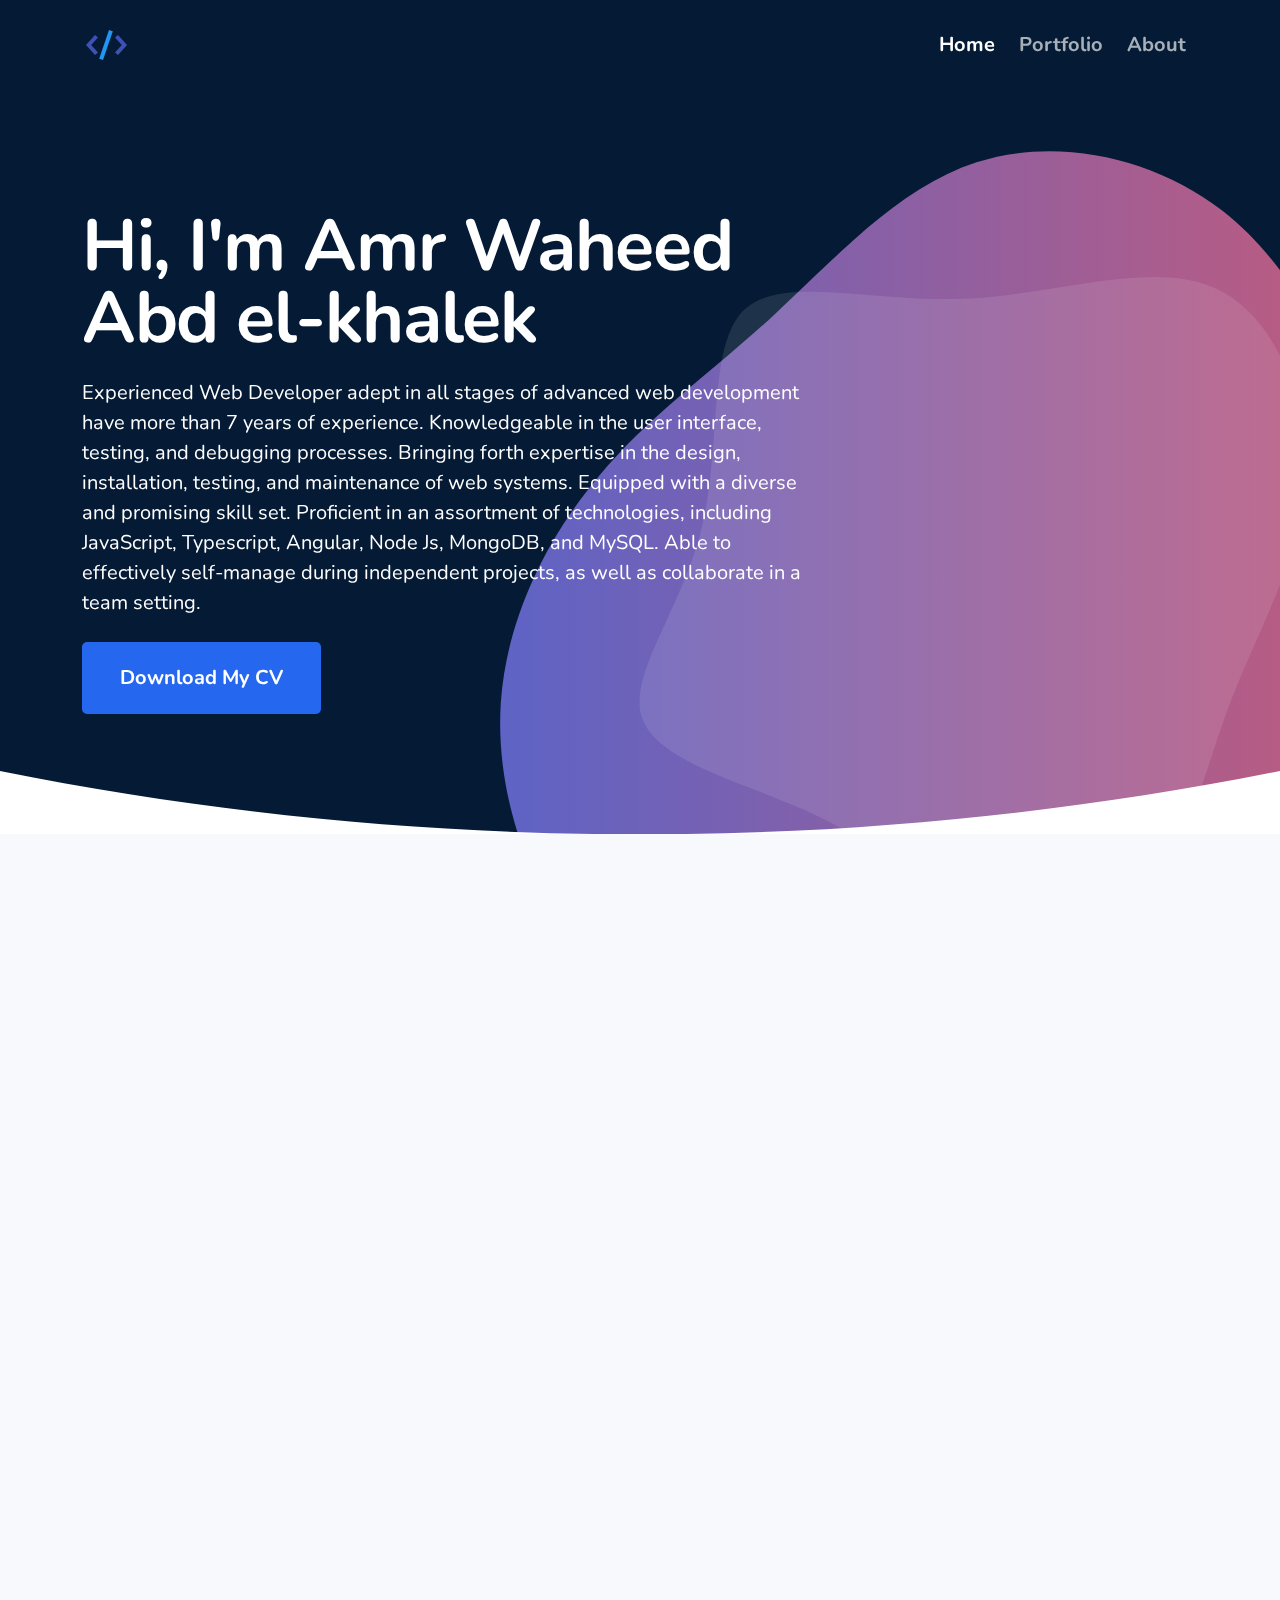
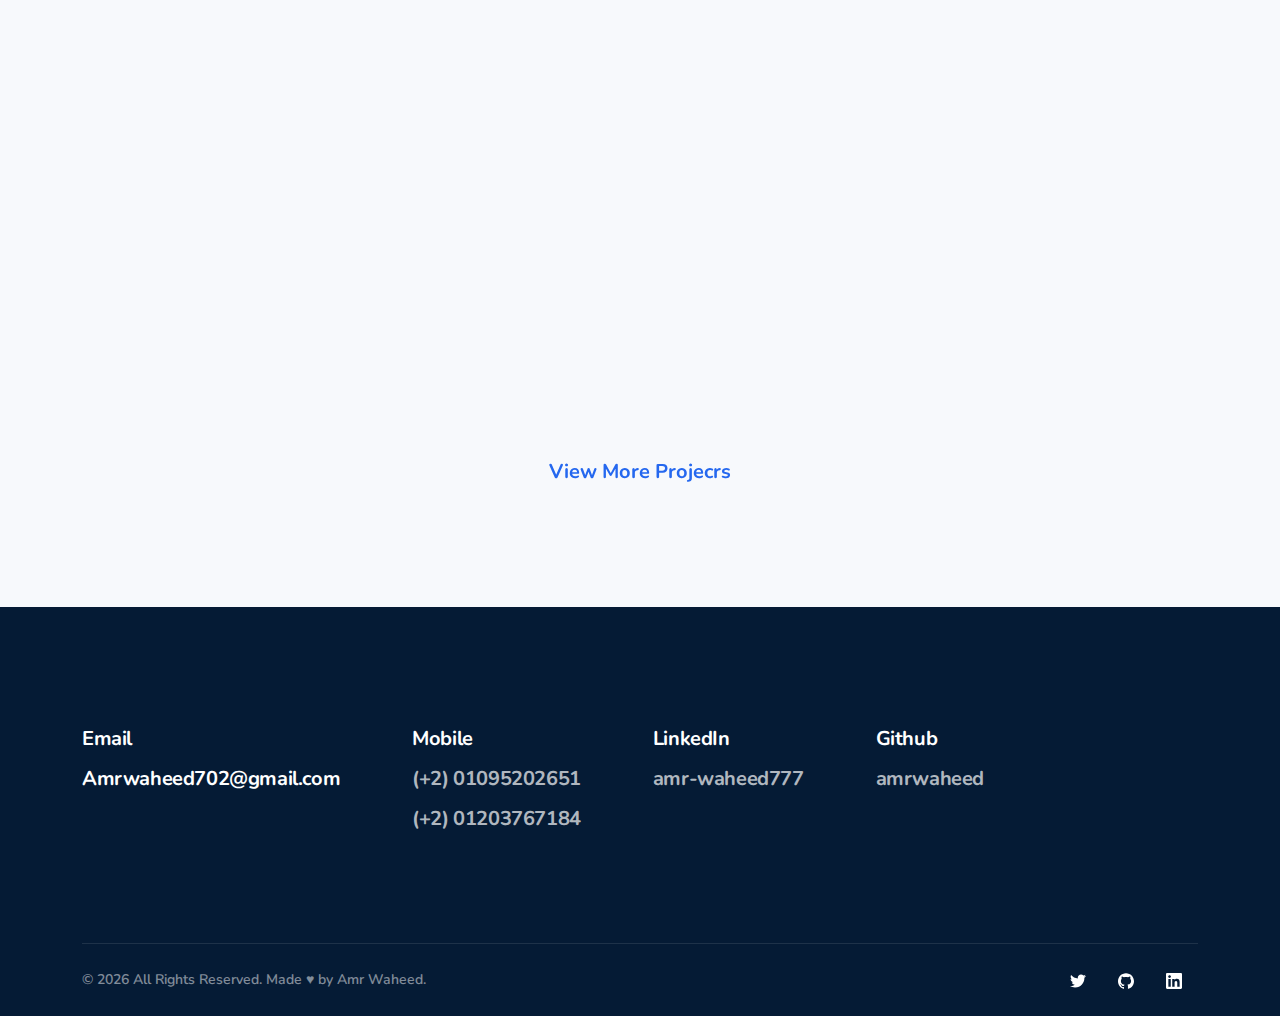
<file: index.html>
<!doctype html>
<html lang="en">

<head>
    <meta charset="utf-8">
    <title>Amr Waheed</title>
    <link rel="shortcut icon" href="assets/img/icons8-source-code-48.png">
    <meta name="viewport" content="width=device-width, initial-scale=1.0">
    <meta name="description" content="Amr waheed protfolio">
    <!-- Begin loading animation -->
    <link href="assets/css/loaders/loader-pulse.css" rel="stylesheet" type="text/css" media="all" />
    <!-- End loading animation -->
    <link href="assets/css/theme.css" rel="stylesheet" type="text/css" media="all" />
    <link href="https://fonts.googleapis.com/css?family=Nunito:400,400i,600,700&display=swap" rel="stylesheet">
    <link rel="stylesheet" href="https://cdnjs.cloudflare.com/ajax/libs/font-awesome/5.12.1/css/all.min.css" integrity="sha256-mmgLkCYLUQbXn0B1SRqzHar6dCnv9oZFPEC1g1cwlkk=" crossorigin="anonymous" />
</head>

<body>
    <!-- Loader spinner -->
    <div class="loader">
        <div class="loading-animation"></div>
    </div>
    <!-- Start NavBar -->
    <div class="navbar-container bg-primary-3">
        <nav class="navbar navbar-expand-lg navbar-dark" data-sticky="top">
            <div class="container">
                <a class="navbar-brand navbar-brand-dynamic-color fade-page" href="index2.html">
                    <img alt="Jumpstart" src="assets/img/icons8-source-code-48.png">
                </a>
                <div class="d-flex align-items-center order-lg-3">

                    <button aria-expanded="false" aria-label="Toggle navigation" class="navbar-toggler" data-target=".navbar-collapse" data-toggle="collapse" type="button">
            <img alt="Navbar Toggler Open Icon" class="navbar-toggler-open icon icon-sm" data-inject-svg
              src="assets/img/icons/interface/icon-menu.svg">
            <img alt="Navbar Toggler Close Icon" class="navbar-toggler-close icon icon-sm" data-inject-svg
              src="assets/img/icons/interface/icon-x.svg">
          </button>
                </div>
                <div class="collapse navbar-collapse order-3 order-lg-2 justify-content-lg-end" id="navigation-menu">
                    <ul class="navbar-nav my-3 my-lg-0">
                        <li class="nav-item action">
                            <a class=" nav-link nav-item active" href="index.html">Home</a>
                        </li>
                        <li class="nav-item">
                            <a class=" nav-link nav-item " href="works.html">Portfolio</a>
                        </li>
                        <li class="nav-item">
                            <a class=" nav-link nav-item " href="about.html">About</a>
                        </li>

                    </ul>
                </div>
            </div>
        </nav>
    </div>
    <!-- End NavBar -->
    <!-- Start first sec -->
    <section class="bg-primary-3 text-white pb-0 o-hidden">
        <div class="container">
            <div class="row justify-content-between align-items-center">
                <div class="col-md-8 col-lg-9  col-xl-8 text-center text-lg-left mb-4 mb-md-5 mb-lg-0" data-aos="fade-right">
                    <h1 class="display-3">Hi, I'm Amr Waheed Abd el-khalek</h1>
                    <p class="lead">
                        Experienced Web Developer adept in all stages of advanced web development have more than 7 years of experience. 
                        Knowledgeable in the user interface, testing, and debugging processes. Bringing forth expertise in the design, installation,
                        testing, and maintenance of web systems. Equipped with a diverse and promising skill set. Proficient
                        in an assortment of technologies, including JavaScript, Typescript, Angular, Node Js, MongoDB, and
                        MySQL. Able to effectively self-manage during independent projects, as well as collaborate in a team
                        setting.
                    </p>
                    <a href="https://drive.google.com/file/d/1G98ZxQi4rZnAicQNQDnR3douBhRY_1oj/view?usp=share_link" target="_blank" class="btn btn-lg btn-primary">Download My CV</a>
                </div>
                <!-- <div class="col" data-aos="fade-left" data-aos-delay="250">
              <img src="assets/img/pure.jpg" alt="Screenshot" class="img-fluid rounded shadow-lg border">
            </div> -->
            </div>
        </div>
        <div class="w-50 h-50 bottom right position-absolute" data-jarallax-element="50">
            <div class="blob blob-2 bg-gradient w-100 h-100"></div>
        </div>
        <div class="w-50 h-50 bottom right position-absolute" data-jarallax-element="75">
            <div class="blob blob-4 bg-white opacity-10 w-100 h-100"></div>
        </div>
        <div class="divider divider-bottom bg-white"></div>
    </section>
    <!-- End first sec -->

    <!-- start second sec -->
    <section class="bg-light">
        <div class="container">
            <div class="row">
                <div class="col">
                    <!-- first item -->
                    <div class="mb-4 mb-md-5" data-aos="fade-up">
                        <div class="d-flex flex-column flex-lg-row no-gutters border rounded bg-white o-hidden">
                            <a href="https://digital.banquemisr.com/bmonlinebusiness/customer-login" class="d-block position-relative bg-gradient col-xl-5">
                                <img class="flex-fill hover-fade-out" src="assets/img/demos/banquemisr2.png" alt="momeru.image">
                                <div class="divider divider-side bg-white d-none d-lg-block"></div>
                            </a>
                            <div class="p-4 p-md-5 col-xl-7 d-flex align-items-center">
                                <div class="p-lg-4 p-xl-5">
                                    <div class="d-flex justify-content-between align-items-center mb-3 mb-xl-4">
                                        <a href="https://digital.banquemisr.com/bmonlinebusiness/customer-login" class="badge badge-pill badge-danger">Design &
                      Development</a>
                                        <div class="text-small text-muted">Development since joining in March
                                            2022 till now</div>
                                    </div>
                                    <a href="https://digital.banquemisr.com/bmonlinebusiness/customer-login">
                                        <h1>Digital Factory Of Banque Misr </h1>
                                    </a>
                                    <p class="lead">
                                        The site provides all the services of the digital transformation banking and allows
                                                cooperates to make an several payments.
                                    </p>
                                    <a href="works.html" class="lead">Read More</a>
                                </div>
                            </div>
                        </div>
                    </div>

                    <!-- second item -->
                    <div class="mb-4 mb-md-5" data-aos="fade-up">
                        <div class="d-flex flex-column flex-lg-row no-gutters border rounded bg-white o-hidden">
                            <a href="https://amaer.engazcrm.net/login" class="d-block position-relative bg-gradient col-xl-5">
                                <img class="flex-fill hover-fade-out" src="assets/img/demos/engaz.png" alt="Posts.image">
                                <div class="divider divider-side bg-white d-none d-lg-block"></div>
                            </a>
                            <div class="p-4 p-md-5 col-xl-7 d-flex align-items-center">
                                <div class="p-lg-4 p-xl-5">
                                    <div class="d-flex justify-content-between align-items-center mb-3 mb-xl-4">
                                        <a href="https://amaer.engazcrm.net/login" class="badge badge-pill badge-success">Design & Development</a>
                                        <div class="text-small text-muted">Development since joining in Jan
                                            2021 </div>
                                    </div>
                                    <a href="https://amaer.engazcrm.net/login">
                                        <h1>Engaz CRM</h1>
                                    </a>
                                    <p class="lead">
                                        The Site Provides all In One For Real Estate
                                                Use an easy CRM for real estate in MENA, Provides you with reports and simplify follow-ups on your sales team.
                                    </p>
                                    <a href="works.html" class="lead">Read More</a>
                                </div>
                            </div>
                        </div>
                    </div>
                    <!--  -->
                    <div class="row justify-content-center mt-4">
                        <div class="col-auto">
                            <nav>
                                <a href="works.html" class="lead">View More Projecrs </a>
                            </nav>
                        </div>
                    </div>
                </div>
            </div>

        </div>
    </section>
    <!-- End second sec -->



    <footer class="bg-primary-3 text-white links-white pb-4 footer-1">
        <div class="container">
            <div class="row">
                <div class="col-xl-auto mr-xl-5 col-md-6 mb-4 mb-md-0">
                    <h5>Email </h5>
                    <h5>Amrwaheed702@gmail.com</h5>


                </div>
                <div class="col-xl-auto mr-xl-5 col-md-6">
                    <h5>Mobile </h5>
                    <h5><a href="https://wa.me/0201095202651" target="_blank"><span class="fab fa-whatsapp"></span> (+2)
                        01095202651</a> </h5>
                    <h5><a href="https://wa.me/0201203767184" target="_blank"><span class="fab fa-whatsapp"></span> (+2)
              01203767184</a> </h5>

                </div>
                <div class="col-xl-auto mr-xl-5 col-md-6">
                    <h5>LinkedIn </h5> 
                    <h5><a href="https://www.linkedin.com/in/amr-waheed777/" target="_blank"><span class="fab fa-linkedin"></span> amr-waheed777</a> </h5>
                </div>
                <div class="col-xl-auto mr-xl-5 col-md-6">
                    <h5>Github </h5> 
                    <h5><a href="https://github.com/amrwaheed" target="_blank"><span class="fab fa-github"></span> amrwaheed</a> </h5>
                </div>

            </div>
            <div class="row">
                <div class="col">
                    <hr>
                </div>
            </div>
            <div class="row flex-column flex-lg-row align-items-center justify-content-center justify-content-lg-between text-center text-lg-left">
                <div class="col-auto">
                    <div class="d-flex flex-column flex-sm-row align-items-center text-small ">
                        <div class="text-muted ">&copy;
                            <script>
                                document.write(new Date().getFullYear());
                            </script> All Rights Reserved. Made ♥ by Amr Waheed.
                        </div>
                    </div>
                </div>
                <div class="col-auto mt-3 mt-lg-0">
                    <ul class="list-unstyled d-flex mb-0">

                        <li class="mx-3">
                            <a href="https://twitter.com/3mr_Waheed" target="_blank" class="hover-fade-out">
                                <img src="assets/img/icons/social/twitter.svg" alt="Twitter" class="icon icon-xs bg-white" data-inject-svg>
                            </a>
                        </li>
                        <li class="mx-3">
                            <a href="https://github.com/amrwaheed?tab=repositories" target="_blank" class="hover-fade-out">
                                <img src="assets/img/icons/social/github.svg" alt="Github" class="icon icon-xs bg-white" data-inject-svg>
                            </a>
                        </li>
                        <!-- <li class="mx-3">
                            <a href="https://www.facebook.com/amr.waheed99" target="_blank" class="hover-fade-out">
                                <img src="assets/img/icons/social/facebook.svg" alt="Facebook" class="icon icon-xs bg-white" data-inject-svg>
                            </a>
                        </li> -->
                        <li class="mx-3">
                            <a href="https://www.linkedin.com/in/amr-waheed777/" target="_blank" class="hover-fade-out">
                                <img src="assets/img/icons/social/linkedin.svg" alt="Google" class="icon icon-xs bg-white" data-inject-svg>
                            </a>
                        </li>
                    </ul>
                </div>
            </div>
        </div>
    </footer>
    <a href="#top" class="btn btn-primary rounded-circle btn-back-to-top" data-smooth-scroll data-aos="fade-up" data-aos-offset="900" data-aos-mirror="true" data-aos-once="false">
        <img src="assets/img/icons/interface/icon-arrow-up.svg" alt="Icon" class="icon bg-white" data-inject-svg>
    </a>
    <!-- Required vendor scripts (Do not remove) -->
    <!-- Required vendor scripts (Do not remove) -->
    <script type="text/javascript" src="assets/js/jquery.min.js"></script>
    <script type="text/javascript" src="assets/js/popper.min.js"></script>
    <script type="text/javascript" src="assets/js/bootstrap.js"></script>

    <!-- Optional Vendor Scripts (Remove the plugin script here and comment initializer script out of index.js if site does not use that feature) -->

    <!-- AOS (Animate On Scroll - animates elements into view while scrolling down) -->
    <script type="text/javascript" src="assets/js/aos.js"></script>
    <!-- Clipboard (copies content from browser into OS clipboard) -->
    <script type="text/javascript" src="assets/js/clipboard.min.js"></script>
    <!-- Fancybox (handles image and video lightbox and galleries) -->
    <script type="text/javascript" src="assets/js/jquery.fancybox.min.js"></script>
    <!-- Flatpickr (calendar/date/time picker UI) -->
    <script type="text/javascript" src="assets/js/flatpickr.min.js"></script>
    <!-- Flickity (handles touch enabled carousels and sliders) -->
    <script type="text/javascript" src="assets/js/flickity.pkgd.min.js"></script>
    <!-- Ion rangeSlider (flexible and pretty range slider elements) -->
    <script type="text/javascript" src="assets/js/ion.rangeSlider.min.js"></script>
    <!-- Isotope (masonry layouts and filtering) -->
    <script type="text/javascript" src="assets/js/isotope.pkgd.min.js"></script>
    <!-- jarallax (parallax effect and video backgrounds) -->
    <script type="text/javascript" src="assets/js/jarallax.min.js"></script>
    <script type="text/javascript" src="assets/js/jarallax-video.min.js"></script>
    <script type="text/javascript" src="assets/js/jarallax-element.min.js"></script>
    <!-- jQuery Countdown (displays countdown text to a specified date) -->
    <script type="text/javascript" src="assets/js/jquery.countdown.min.js"></script>
    <!-- jQuery smartWizard facilitates steppable wizard content -->
    <script type="text/javascript" src="assets/js/jquery.smartWizard.min.js"></script>
    <!-- Plyr (unified player for Video, Audio, Vimeo and Youtube) -->
    <script type="text/javascript" src="assets/js/plyr.polyfilled.min.js"></script>
    <!-- Prism (displays formatted code boxes) -->
    <script type="text/javascript" src="assets/js/prism.js"></script>
    <!-- ScrollMonitor (manages events for elements scrolling in and out of view) -->
    <script type="text/javascript" src="assets/js/scrollMonitor.js"></script>
    <!-- Smooth scroll (animation to links in-page)-->
    <script type="text/javascript" src="assets/js/smooth-scroll.polyfills.min.js"></script>
    <!-- SVGInjector (replaces img tags with SVG code to allow easy inclusion of SVGs with the benefit of inheriting colors and styles)-->
    <script type="text/javascript" src="assets/js/svg-injector.umd.production.js"></script>
    <!-- TwitterFetcher (displays a feed of tweets from a specified account)-->
    <script type="text/javascript" src="assets/js/twitterFetcher_min.js"></script>
    <!-- Typed text (animated typing effect)-->
    <script type="text/javascript" src="assets/js/typed.min.js"></script>
    <!-- Required theme scripts (Do not remove) -->
    <script type="text/javascript" src="assets/js/theme.js"></script>
    <!-- Removes page load animation when window is finished loading -->
    <script type="text/javascript">
        window.addEventListener("load", function() {
            document.querySelector('body').classList.add('loaded');
        });
    </script>

</body>

</html>
</file>
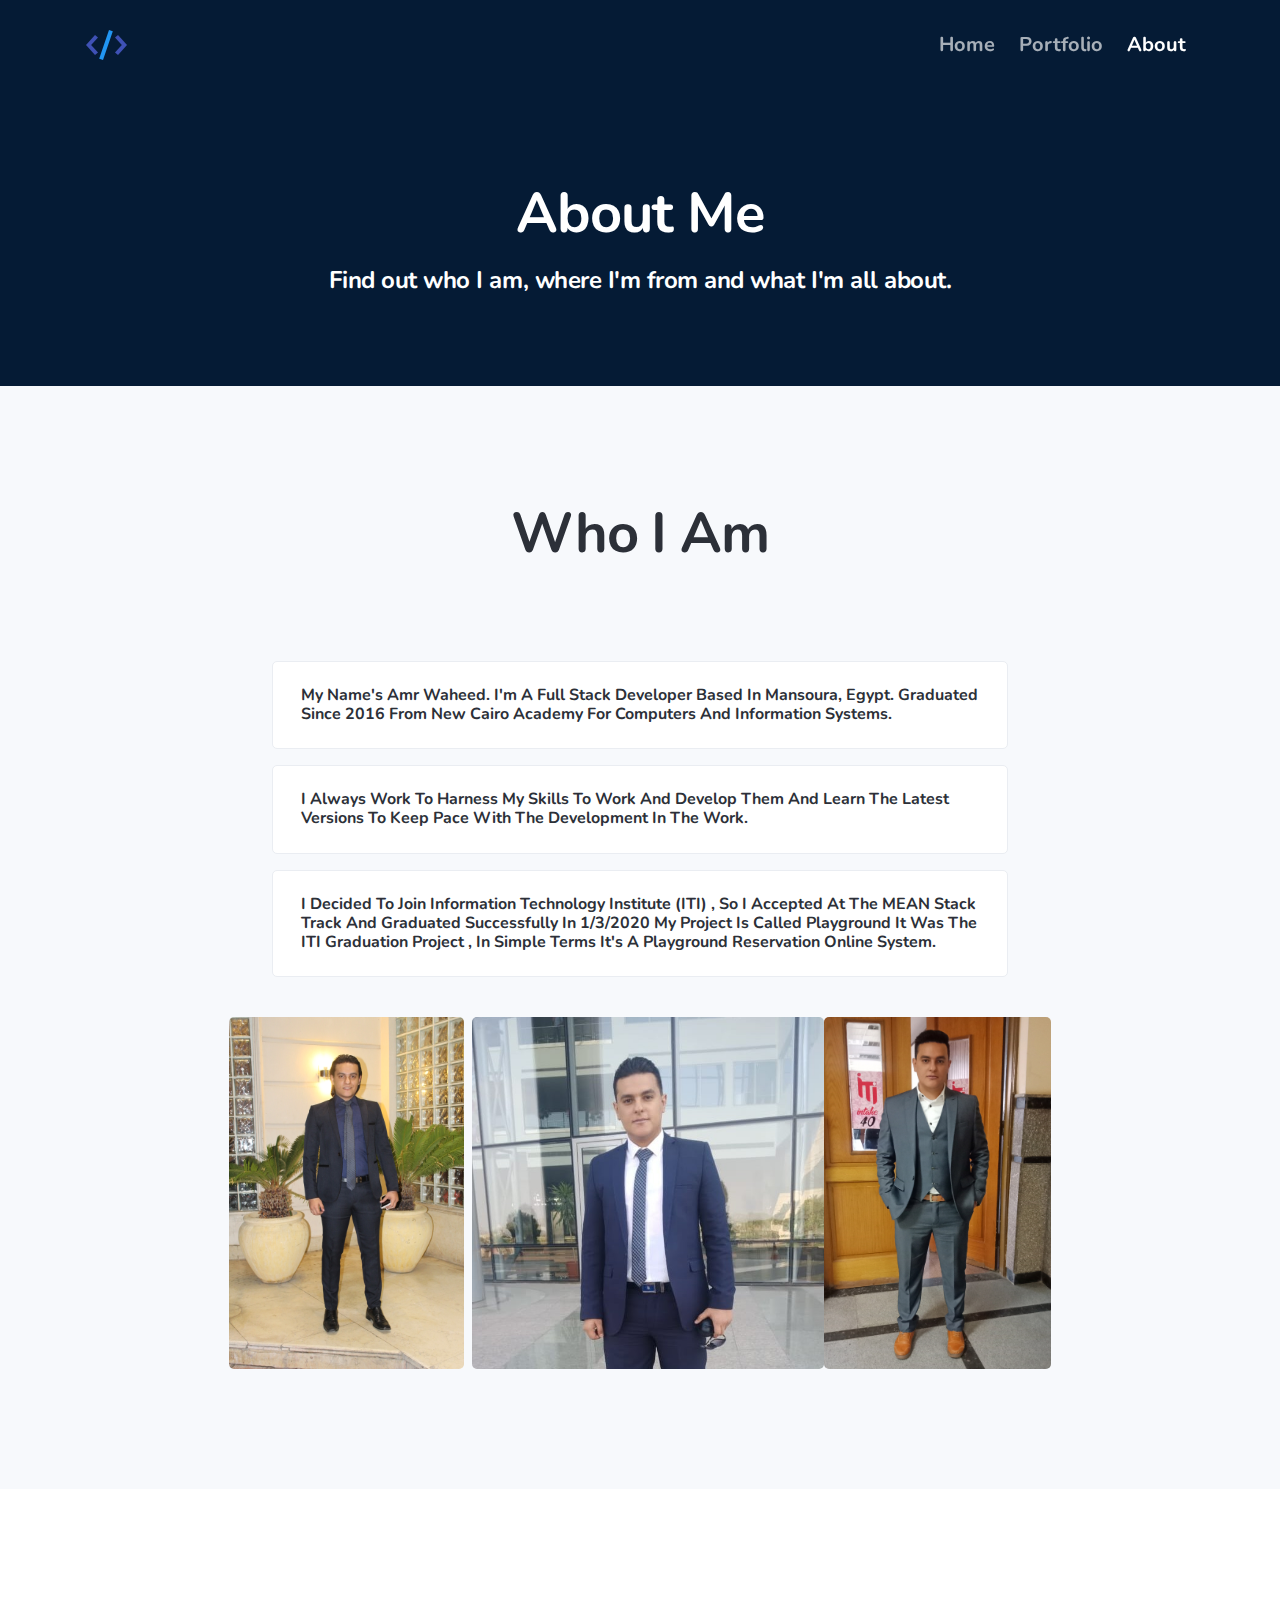
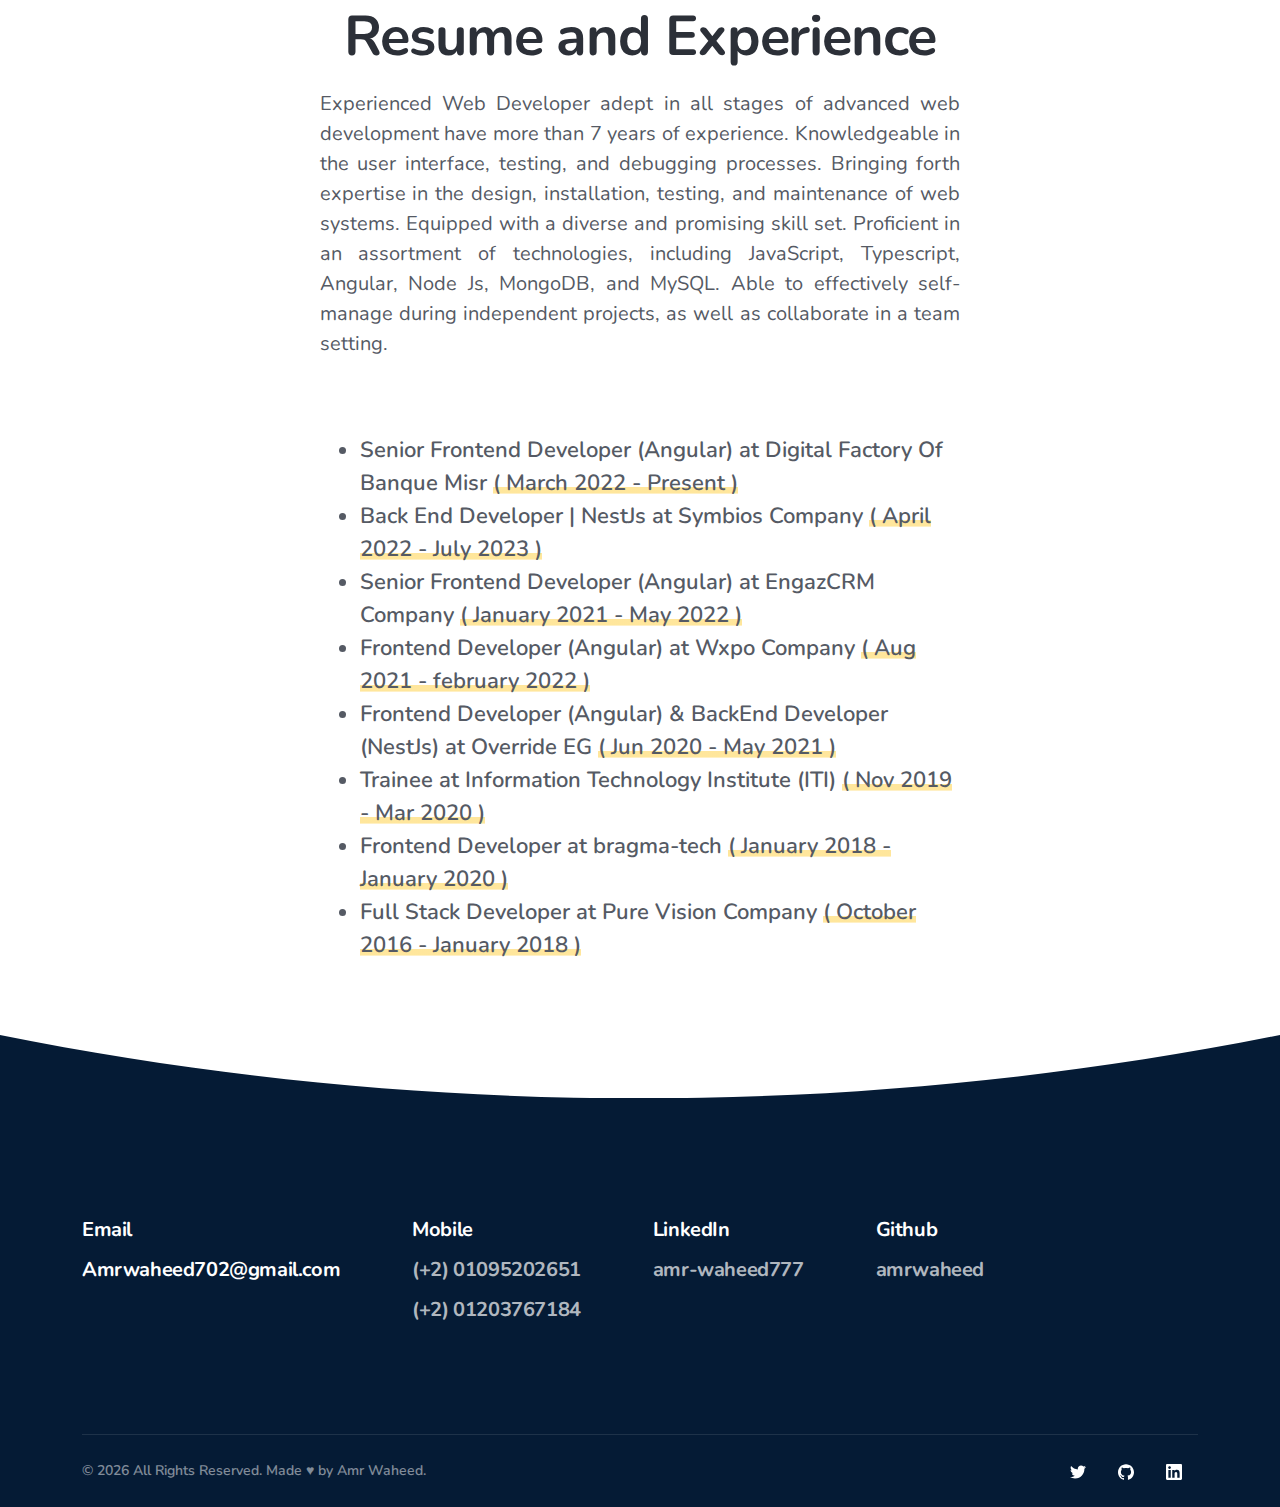
<file: about.html>
<!doctype html>
<html lang="en">

<head>
    <meta charset="utf-8">
    <title>Amr Waheed</title>
    <link rel="shortcut icon" href="assets/img/icons8-source-code-48.png">
    <meta name="viewport" content="width=device-width, initial-scale=1.0">
    <meta name="description" content="Amr waheed protfolio">
    <!-- Begin loading animation -->
    <link href="assets/css/loaders/loader-pulse.css" rel="stylesheet" type="text/css" media="all" />
    <!-- End loading animation -->
    <link href="assets/css/theme.css" rel="stylesheet" type="text/css" media="all" />
    <link href="https://fonts.googleapis.com/css?family=Nunito:400,400i,600,700&display=swap" rel="stylesheet">
    <link rel="stylesheet" href="https://cdnjs.cloudflare.com/ajax/libs/font-awesome/5.12.1/css/all.min.css" integrity="sha256-mmgLkCYLUQbXn0B1SRqzHar6dCnv9oZFPEC1g1cwlkk=" crossorigin="anonymous" />
    <link rel="stylesheet" href="assets/css/custom.css">
</head>

<body>
    <!-- Loader spinner -->
    <div class="loader">
        <div class="loading-animation"></div>
    </div>
    <!-- Start NavBar -->
    <div class="navbar-container bg-primary-3">
        <nav class="navbar navbar-expand-lg navbar-dark" data-sticky="top">
            <div class="container">
                <a class="navbar-brand navbar-brand-dynamic-color fade-page" href="index2.html">
                    <img alt="Jumpstart" src="assets/img/icons8-source-code-48.png">
                </a>
                <div class="d-flex align-items-center order-lg-3">

                    <button aria-expanded="false" aria-label="Toggle navigation" class="navbar-toggler" data-target=".navbar-collapse" data-toggle="collapse" type="button">
                        <img alt="Navbar Toggler Open Icon" class="navbar-toggler-open icon icon-sm" data-inject-svg
                            src="assets/img/icons/interface/icon-menu.svg">
                        <img alt="Navbar Toggler Close Icon" class="navbar-toggler-close icon icon-sm" data-inject-svg
                            src="assets/img/icons/interface/icon-x.svg">
                    </button>
                </div>
                <div class="collapse navbar-collapse order-3 order-lg-2 justify-content-lg-end" id="navigation-menu">
                    <ul class="navbar-nav my-3 my-lg-0">
                        <li class="nav-item">
                            <a class=" nav-link nav-item " href="index.html">Home</a>
                        </li>
                        <li class="nav-item ">
                            <a class=" nav-link nav-item " href="works.html">Portfolio</a>
                        </li>
                        <li class="nav-item active">
                            <a class=" nav-link nav-item " href="about.html">About</a>
                        </li>

                    </ul>
                </div>
            </div>
        </nav>
    </div>
    <!-- End NavBar -->
    <section class="bg-primary-3 text-white o-hidden" style="padding: 6rem 0 0 0 ;">
        <div class="container">
            <div class="row section-title justify-content-center text-center ">
                <div class="col-md-9 col-lg-8 col-xl-7">
                    <h3 class="display-4">About Me</h3>
                    <div class="lead">
                        <h4>
                            Find out who I am, where I'm from and what I'm all about.
                        </h4>
                        <!-- <p>I enjoy turning complex problems into simple, beautiful and intuitive designs.</p> -->
                    </div>
                </div>
            </div>
        </div>
    </section>
    <!-- Start first sec -->
    <section class=" bg-light">
        <div class="container">
            <div class="row section-title justify-content-center text-center">
                <div class="col-md-9 col-lg-8 col-xl-7">
                    <h3 class="display-4">Who I Am</h3>

                </div>
            </div>
            <div class="row justify-content-center">
                <div class="col-xl-8 col-lg-9 col-md-10">
                    <!-- <div class="px-3 d-none d-md-block">
                        <div class="row mb-4">
                            <div class="col">
                                <h5 class="mb-0">My name's Amr Waheed. I'm a Full Stack developer based in
                                    Mansoura, Egypt. Graduated since 2016 from New Cairo Academy for Computers and
                                    Information Systems.</h5>
                            </div>
                            
                        </div>
                    </div> -->
                    <a class="card card-body px-3 py-4 flex-sm-row align-items-center justify-content-between hover-box-shadow mb-2 mb-sm-3">
                        <div class="col-auto col-md">
                            <h6 class="mb-0 text-capitalize">My name's Amr Waheed. I'm a Full Stack developer based in Mansoura, Egypt. Graduated since 2016 from New Cairo Academy for Computers and Information Systems.</h6>
                        </div>

                    </a>
                    <a class="card card-body px-3 py-4 flex-sm-row align-items-center justify-content-between hover-box-shadow mb-2 mb-sm-3">
                        <div class="col-auto col-md">
                            <h6 class="mb-0 text-capitalize">I always work to harness my skills to work and develop them and learn the latest versions to keep pace with the development in the work.</h6>
                        </div>

                    </a>
                    <a class="card card-body px-3 py-4 flex-sm-row align-items-center justify-content-between hover-box-shadow mb-2 mb-sm-3">
                        <div class="col-auto col-md">
                            <h6 class="mb-0 text-capitalize">I decided to join information technology Institute (ITI) , so i accepted at the MEAN Stack track and Graduated successfully in 1/3/2020 My project is called Playground It was the ITI Graduation Project
                                , in simple terms it's a playground reservation online system.
                            </h6>
                        </div>

                    </a>

                </div>
            </div>
            <div class="row justify-content-center mt-3 mt-md-4">
                <div class="col-auto text-center d-flex justify-content-center flex-wrap image-section">
                    <!-- <div class="alert bg-secondary">Still have unanswered questions? <a
                        href="mailto:Amrwaheed702@gmail.com">Get in touch</a>
                    </div> -->
                    <img src="assets/img/IMG_8319.JPG" alt="personal Image" class="img-fluid    mr-2 rounded-top rounded-bottom">
                    <img src="assets/img/1594743223697.jpg" alt="personal Image" class="img-fluid   rounded-top rounded-bottom">
                    <img src="assets/img/IMG20191219153020.jpg" alt="personal Image" class="img-fluid   rounded-top rounded-bottom">
                </div>
            </div>
        </div>
        <!-- <div class="divider divider-bottom bg-primary-3"></div> -->
    </section>

    <!-- End first sec -->

    <!-- start second sec -->
    <section class="pb-0">
        <div class="container">
            <div class="row section-title justify-content-center text-center">
                <div class="col-md-9 col-lg-8 col-xl-7">
                    <h3 class="display-4">Resume and Experience</h3>
                    <div class="lead text-justify">
                        Experienced Web Developer adept in all stages of advanced web development have more than 7 years of experience. 
                        Knowledgeable in the user interface, testing, and debugging processes. Bringing forth expertise in the design, installation,
                        testing, and maintenance of web systems. Equipped with a diverse and promising skill set. Proficient
                        in an assortment of technologies, including JavaScript, Typescript, Angular, Node Js, MongoDB, and
                        MySQL. Able to effectively self-manage during independent projects, as well as collaborate in a team
                        setting.
                    </div>
                </div>
            </div>
            <div class="row justify-content-center  ">
                <div class="col-sm-8 col-md-7 mb-5 mb-lg-0">
                    <ul class="">
                        <li style="font-size: 22px;">Senior Frontend Developer (Angular) at Digital Factory Of Banque Misr <mark data-aos="highlight-text" data-aos-delay="250" class="aos-init aos-animate">( March 2022 - Present    )</mark></li>
                        <li style="font-size: 22px;">Back End Developer | NestJs at Symbios Company <mark data-aos="highlight-text" data-aos-delay="250" class="aos-init aos-animate">( April 2022 - July 2023   )</mark></li>
                        <li style="font-size: 22px;">Senior Frontend Developer (Angular) at EngazCRM Company <mark data-aos="highlight-text" data-aos-delay="250" class="aos-init aos-animate">( January 2021 - May 2022    )</mark></li>
                        <li style="font-size: 22px;">Frontend Developer (Angular) at Wxpo Company <mark data-aos="highlight-text" data-aos-delay="250" class="aos-init aos-animate">( Aug 2021 - february 2022    )</mark></li>
                        <li style="font-size: 22px;">Frontend Developer (Angular) & BackEnd Developer (NestJs) at Override EG <mark data-aos="highlight-text" data-aos-delay="250" class="aos-init aos-animate">( Jun 2020 - May 2021   )</mark></li>
                        <li style="font-size: 22px;">Trainee at Information Technology Institute (ITI) <mark data-aos="highlight-text" data-aos-delay="250" class="aos-init aos-animate">( Nov 2019 - Mar 2020  )</mark></li>
                        <li style="font-size: 22px;">Frontend Developer at bragma-tech <mark data-aos="highlight-text" data-aos-delay="250" class="aos-init aos-animate">( January 2018 - January 2020  )</mark></li>
                        <li style="font-size: 22px;">Full Stack Developer at Pure Vision Company <mark data-aos="highlight-text" data-aos-delay="250" class="aos-init aos-animate">( October 2016 - January 2018 )</mark></li>

                    </ul>
                </div>
            </div>
        </div>
        <div class="divider divider-bottom bg-primary-3"></div>
    </section>
    <!-- End second sec -->



    <footer class="bg-primary-3 text-white links-white pb-4 footer-1">
        <div class="container">
            <div class="row">
                <div class="col-xl-auto mr-xl-5 col-md-6 mb-4 mb-md-0">
                    <h5>Email </h5>
                    <h5>Amrwaheed702@gmail.com</h5>


                </div>
                <div class="col-xl-auto mr-xl-5 col-md-6">
                    <h5>Mobile </h5>
                    <h5><a href="https://wa.me/0201095202651" target="_blank"><span class="fab fa-whatsapp"></span> (+2)
                        01095202651</a> </h5>
                    <h5><a href="https://wa.me/0201203767184" target="_blank"><span class="fab fa-whatsapp"></span> (+2)
              01203767184</a> </h5>

                </div>
                <div class="col-xl-auto mr-xl-5 col-md-6">
                    <h5>LinkedIn </h5> 
                    <h5><a href="https://www.linkedin.com/in/amr-waheed777/" target="_blank"><span class="fab fa-linkedin"></span> amr-waheed777</a> </h5>
                </div>
                <div class="col-xl-auto mr-xl-5 col-md-6">
                    <h5>Github </h5> 
                    <h5><a href="https://github.com/amrwaheed" target="_blank"><span class="fab fa-github"></span> amrwaheed</a> </h5>
                </div>

            </div>
            <div class="row">
                <div class="col">
                    <hr>
                </div>
            </div>
            <div class="row flex-column flex-lg-row align-items-center justify-content-center justify-content-lg-between text-center text-lg-left">
                <div class="col-auto">
                    <div class="d-flex flex-column flex-sm-row align-items-center text-small ">
                        <div class="text-muted ">&copy;
                            <script>
                                document.write(new Date().getFullYear());
                            </script> All Rights Reserved. Made ♥ by Amr Waheed.
                        </div>
                    </div>
                </div>
                <div class="col-auto mt-3 mt-lg-0">
                    <ul class="list-unstyled d-flex mb-0">

                        <li class="mx-3">
                            <a href="https://twitter.com/3mr_Waheed" target="_blank" class="hover-fade-out">
                                <img src="assets/img/icons/social/twitter.svg" alt="Twitter" class="icon icon-xs bg-white" data-inject-svg>
                            </a>
                        </li>
                        <li class="mx-3">
                            <a href="https://github.com/amrwaheed?tab=repositories" target="_blank" class="hover-fade-out">
                                <img src="assets/img/icons/social/github.svg" alt="Github" class="icon icon-xs bg-white" data-inject-svg>
                            </a>
                        </li>
                        <!-- <li class="mx-3">
                            <a href="https://www.facebook.com/amr.waheed99" target="_blank" class="hover-fade-out">
                                <img src="assets/img/icons/social/facebook.svg" alt="Facebook" class="icon icon-xs bg-white" data-inject-svg>
                            </a>
                        </li> -->
                        <li class="mx-3">
                            <a href="https://www.linkedin.com/in/amr-waheed777/" target="_blank" class="hover-fade-out">
                                <img src="assets/img/icons/social/linkedin.svg" alt="Google" class="icon icon-xs bg-white" data-inject-svg>
                            </a>
                        </li>
                    </ul>
                </div>
            </div>
        </div>
    </footer>
    <a href="#top" class="btn btn-primary rounded-circle btn-back-to-top" data-smooth-scroll data-aos="fade-up" data-aos-offset="700" data-aos-mirror="true" data-aos-once="false">
        <img src="assets/img/icons/interface/icon-arrow-up.svg" alt="Icon" class="icon bg-white" data-inject-svg>
    </a>
    <!-- Required vendor scripts (Do not remove) -->
    <script type="text/javascript" src="assets/js/jquery.min.js"></script>
    <script type="text/javascript" src="assets/js/popper.min.js"></script>
    <script type="text/javascript" src="assets/js/bootstrap.js"></script>

    <!-- Optional Vendor Scripts (Remove the plugin script here and comment initializer script out of index.js if site does not use that feature) -->

    <!-- AOS (Animate On Scroll - animates elements into view while scrolling down) -->
    <script type="text/javascript" src="assets/js/aos.js"></script>
    <!-- Clipboard (copies content from browser into OS clipboard) -->
    <script type="text/javascript" src="assets/js/clipboard.min.js"></script>
    <!-- Fancybox (handles image and video lightbox and galleries) -->
    <script type="text/javascript" src="assets/js/jquery.fancybox.min.js"></script>
    <!-- Flatpickr (calendar/date/time picker UI) -->
    <script type="text/javascript" src="assets/js/flatpickr.min.js"></script>
    <!-- Flickity (handles touch enabled carousels and sliders) -->
    <script type="text/javascript" src="assets/js/flickity.pkgd.min.js"></script>
    <!-- Ion rangeSlider (flexible and pretty range slider elements) -->
    <script type="text/javascript" src="assets/js/ion.rangeSlider.min.js"></script>
    <!-- Isotope (masonry layouts and filtering) -->
    <script type="text/javascript" src="assets/js/isotope.pkgd.min.js"></script>
    <!-- jarallax (parallax effect and video backgrounds) -->
    <script type="text/javascript" src="assets/js/jarallax.min.js"></script>
    <script type="text/javascript" src="assets/js/jarallax-video.min.js"></script>
    <script type="text/javascript" src="assets/js/jarallax-element.min.js"></script>
    <!-- jQuery Countdown (displays countdown text to a specified date) -->
    <script type="text/javascript" src="assets/js/jquery.countdown.min.js"></script>
    <!-- jQuery smartWizard facilitates steppable wizard content -->
    <script type="text/javascript" src="assets/js/jquery.smartWizard.min.js"></script>
    <!-- Plyr (unified player for Video, Audio, Vimeo and Youtube) -->
    <script type="text/javascript" src="assets/js/plyr.polyfilled.min.js"></script>
    <!-- Prism (displays formatted code boxes) -->
    <script type="text/javascript" src="assets/js/prism.js"></script>
    <!-- ScrollMonitor (manages events for elements scrolling in and out of view) -->
    <script type="text/javascript" src="assets/js/scrollMonitor.js"></script>
    <!-- Smooth scroll (animation to links in-page)-->
    <script type="text/javascript" src="assets/js/smooth-scroll.polyfills.min.js"></script>
    <!-- SVGInjector (replaces img tags with SVG code to allow easy inclusion of SVGs with the benefit of inheriting colors and styles)-->
    <script type="text/javascript" src="assets/js/svg-injector.umd.production.js"></script>
    <!-- TwitterFetcher (displays a feed of tweets from a specified account)-->
    <script type="text/javascript" src="assets/js/twitterFetcher_min.js"></script>
    <!-- Typed text (animated typing effect)-->
    <script type="text/javascript" src="assets/js/typed.min.js"></script>
    <!-- Required theme scripts (Do not remove) -->
    <script type="text/javascript" src="assets/js/theme.js"></script>
    <!-- Removes page load animation when window is finished loading -->
    <script type="text/javascript">
        window.addEventListener("load", function() {
            document.querySelector('body').classList.add('loaded');
        });
    </script>

</body>

</html>
</file>
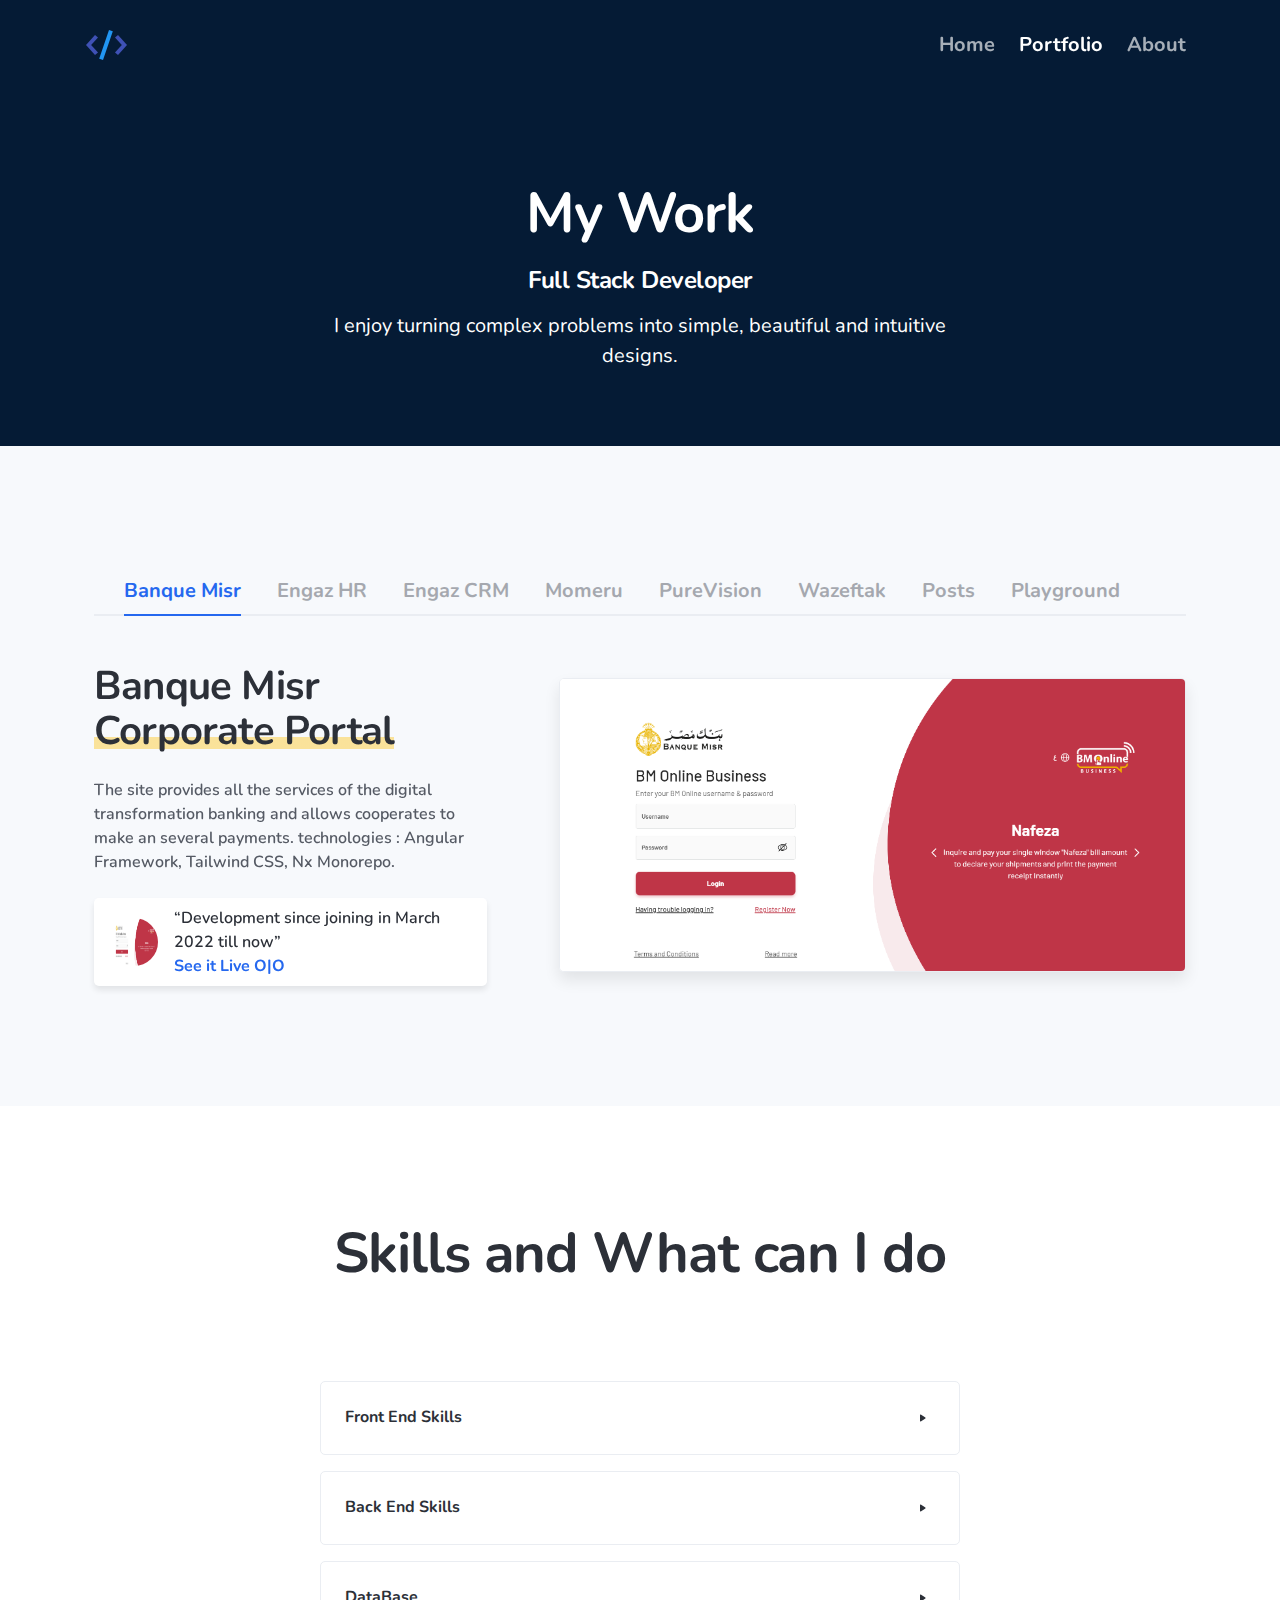
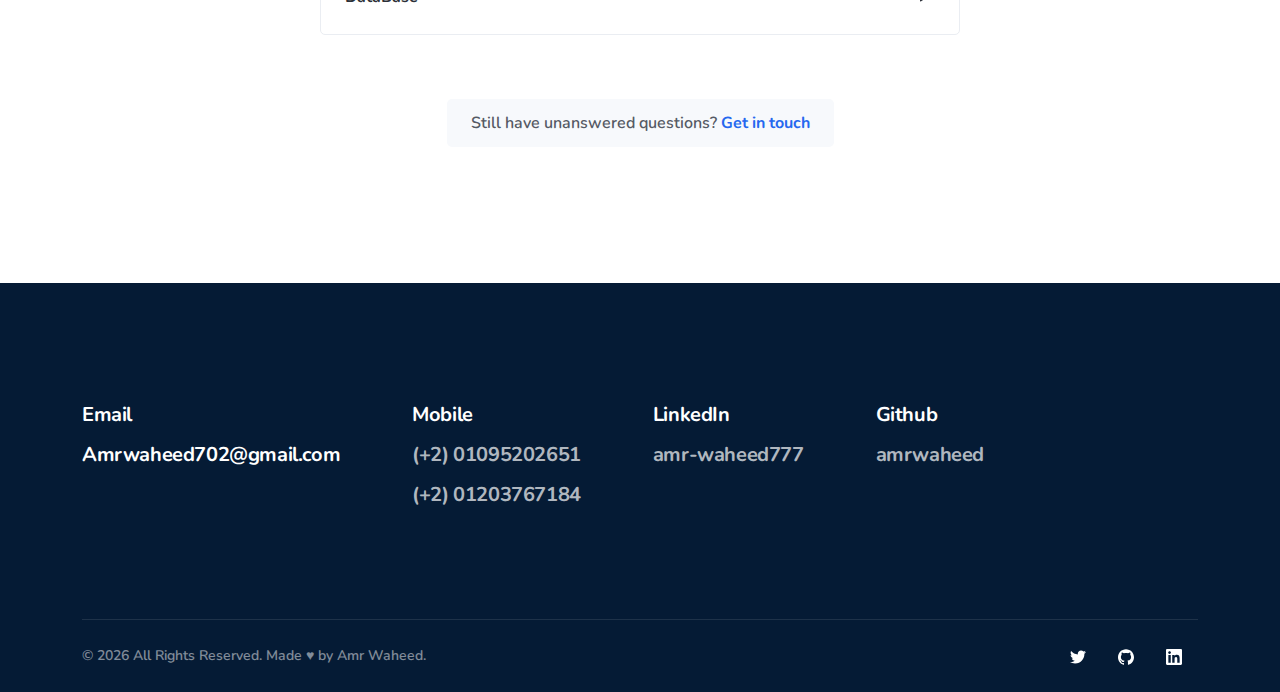
<file: works.html>
<!doctype html>
<html lang="en">

<head>
    <meta charset="utf-8">
    <title>Amr Waheed</title>
    <link rel="shortcut icon" href="assets/img/icons8-source-code-48.png">
    <meta name="viewport" content="width=device-width, initial-scale=1.0">
    <meta name="description" content="Amr waheed protfolio">
    <!-- Begin loading animation -->
    <link href="assets/css/loaders/loader-pulse.css" rel="stylesheet" type="text/css" media="all" />
    <!-- End loading animation -->
    <link href="assets/css/theme.css" rel="stylesheet" type="text/css" media="all" />
    <link href="https://fonts.googleapis.com/css?family=Nunito:400,400i,600,700&display=swap" rel="stylesheet">
    <link rel="stylesheet" href="https://cdnjs.cloudflare.com/ajax/libs/font-awesome/5.12.1/css/all.min.css"
        integrity="sha256-mmgLkCYLUQbXn0B1SRqzHar6dCnv9oZFPEC1g1cwlkk=" crossorigin="anonymous" />
    
</head>

<body>
    <!-- Loader spinner -->
    <div class="loader">
        <div class="loading-animation"></div>
    </div>
    <!-- Start NavBar -->
    <div class="navbar-container bg-primary-3">
        <nav class="navbar navbar-expand-lg navbar-dark" data-sticky="top">
            <div class="container">
                <a class="navbar-brand navbar-brand-dynamic-color fade-page" href="index2.html">
                    <img alt="Jumpstart" src="assets/img/icons8-source-code-48.png">
                </a>
                <div class="d-flex align-items-center order-lg-3">

                    <button aria-expanded="false" aria-label="Toggle navigation" class="navbar-toggler"
                        data-target=".navbar-collapse" data-toggle="collapse" type="button">
                        <img alt="Navbar Toggler Open Icon" class="navbar-toggler-open icon icon-sm" data-inject-svg
                            src="assets/img/icons/interface/icon-menu.svg">
                        <img alt="Navbar Toggler Close Icon" class="navbar-toggler-close icon icon-sm" data-inject-svg
                            src="assets/img/icons/interface/icon-x.svg">
                    </button>
                </div>
                <div class="collapse navbar-collapse order-3 order-lg-2 justify-content-lg-end" id="navigation-menu">
                    <ul class="navbar-nav my-3 my-lg-0">
                        <li class="nav-item">
                            <a class=" nav-link nav-item " href="index.html">Home</a>
                        </li>
                        <li class="nav-item active">
                            <a class=" nav-link nav-item " href="works.html">Portfolio</a>
                        </li>
                        <li class="nav-item">
                            <a class=" nav-link nav-item " href="about.html">About</a>
                        </li>

                    </ul>
                </div>
            </div>
        </nav>
    </div>
    <!-- End NavBar -->
    <section class="bg-primary-3 text-white o-hidden" style="padding: 6rem 0 0 0 ;">
        <div class="container">
            <div class="row section-title justify-content-center text-center ">
                <div class="col-md-9 col-lg-8 col-xl-7">
                    <h3 class="display-4">My Work</h3>
                    <div class="lead">
                        <h4>
                            Full Stack Developer
                        </h4>
                        <p>I enjoy turning complex problems into simple, beautiful and intuitive designs.</p>
                    </div>
                </div>
            </div>
        </div>
    </section>
    <!-- Start first sec -->
    <section class="bg-light o-hidden">
        <div class="container">

            <div class="container">
                <div class="row">
                    <div class="col">
                        <ul class="nav nav-tabs lead mb-4 mb-md-5 justify-content-center" id="myTab" role="tablist">
                            <li class="nav-item">
                                <a class="nav-link active" id="banqueMisr-tab" data-toggle="tab" href="#banqueMisr" role="tab"
                                    aria-controls="banqueMisr" aria-selected="true">Banque Misr</a>
                            </li>
                            <li class="nav-item">
                                <a class="nav-link" id="engazHr-tab" data-toggle="tab" href="#engazHr" role="tab"
                                    aria-controls="engazHr" aria-selected="false">Engaz HR </a>
                            </li>
                            <li class="nav-item">
                                <a class="nav-link" id="engaz-tab" data-toggle="tab" href="#engaz" role="tab"
                                    aria-controls="engaz" aria-selected="false">Engaz CRM</a>
                            </li>
                            <li class="nav-item">
                                <a class="nav-link" id="momeru-tab" data-toggle="tab" href="#momeru" role="tab"
                                    aria-controls="momeru" aria-selected="false">Momeru</a>
                            </li>
                            <li class="nav-item">
                                <a class="nav-link " id="pureVision-tab" data-toggle="tab" href="#pureVision" role="tab"
                                    aria-controls="pureVision" aria-selected="false">PureVision</a>
                            </li>
                            <li class="nav-item">
                                <a class="nav-link" id="profile-tab" data-toggle="tab" href="#profile" role="tab"
                                    aria-controls="profile" aria-selected="false">Wazeftak</a>
                            </li>
                            <li class="nav-item">
                                <a class="nav-link" id="contact-tab" data-toggle="tab" href="#contact" role="tab"
                                    aria-controls="contact" aria-selected="false">Posts </a>
                            </li>
                            <li class="nav-item">
                                <a class="nav-link" id="playground-tab" data-toggle="tab" href="#playground" role="tab"
                                    aria-controls="playground" aria-selected="false">Playground </a>
                            </li>
                        </ul>
                        <div class="tab-content" id="myTabContent">
                            <div class="tab-pane fade show active" id="banqueMisr" role="tabpanel" aria-labelledby="banqueMisr-tab">
                                <div class="row align-items-center justify-content-around">
                                    <div class="col-lg-6 col-xl-5 text-center text-lg-left mb-4 mb-md-5 mb-lg-0">
                                        <div class="pr-lg-4 pr-xl-5" data-aos="fade-right">
                                            <h3 class="h1">Banque Misr <mark data-aos="highlight-text"
                                                    data-aos-delay="250">Corporate Portal</mark></h3>
                                            <p>
                                                The site provides all the services of the digital transformation banking and allows
                                                cooperates to make an several payments.
                                                technologies : Angular Framework, Tailwind CSS, Nx Monorepo.
                                            </p>
                                            <div class="mt-4">
                                                <div
                                                    class="media rounded align-items-center pl-3 pr-3 pr-md-4 py-2 d-inline-flex text-left shadow-sm bg-white">
                                                    <img src="assets/img/demos/banquemisr2.png" alt="Momeru image"
                                                        class="avatar avatar-sm flex-shrink-0 mr-3">
                                                    <div class="text-dark mb-0">&ldquo;Development since joining in March
                                                        2022 till now&rdquo; <br><a target="_blank"
                                                            href="https://digital.banquemisr.com/bmonlinebusiness/customer-login">See it Live
                                                            O|O</a></div>
                                                </div>
                                            </div>
                                        </div>
                                    </div>
                                    <div class="col-lg-6 col-xl-7" data-aos="fade-left">
                                        <img src="assets/img/demos/banquemisr2.png" alt="banque Misr"
                                            class="img-fluid rounded shadow border">
                                    </div>
                                </div>
                            </div>
                            <div class="tab-pane fade" id="engaz" role="tabpanel" aria-labelledby="engaz-tab">
                                <div class="row align-items-center justify-content-around">
                                    <div class="col-lg-6 col-xl-5 text-center text-lg-left mb-4 mb-md-5 mb-lg-0">
                                        <div class="pr-lg-4 pr-xl-5" data-aos="fade-right">
                                            <h3 class="h1">EngazCRM <mark data-aos="highlight-text"
                                                    data-aos-delay="250">Engaz CRM Company</mark></h3>
                                            <p>
                                                The Site Provides all In One For Real Estate
                                                Use an easy CRM for real estate in MENA, Provides you with reports and simplify follow-ups on your sales team.
                                                technologies : Angular Framework, PrimeNg.
                                            </p>
                                            <div class="mt-4">
                                                <div
                                                    class="media rounded align-items-center pl-3 pr-3 pr-md-4 py-2 d-inline-flex text-left shadow-sm bg-white">
                                                    <img src="assets/img/demos/engaz.png" alt="EngazCRM image"
                                                        class="avatar avatar-sm flex-shrink-0 mr-3">
                                                    <div class="text-dark mb-0">&ldquo;Development since joining in Jan
                                                        2021 &rdquo; <br><a target="_blank"
                                                            href="https://amaer.engazcrm.net/login">See it Live
                                                            O|O</a></div>
                                                </div>
                                            </div>
                                        </div>
                                    </div>
                                    <div class="col-lg-6 col-xl-7" data-aos="fade-left">
                                        <img src="assets/img/demos/engaz.png" alt="EngazCRM"
                                            class="img-fluid rounded shadow border">
                                    </div>
                                </div>
                            </div>
                            <div class="tab-pane fade" id="engazHr" role="tabpanel" aria-labelledby="engazHr-tab">
                                <div class="row align-items-center justify-content-around">
                                    <div class="col-lg-6 col-xl-5 text-center text-lg-left mb-4 mb-md-5 mb-lg-0">
                                        <div class="pr-lg-4 pr-xl-5" data-aos="fade-right">
                                            <h3 class="h1">Engaz Hr <mark data-aos="highlight-text"
                                                    data-aos-delay="250">Engaz Hr Company</mark></h3>
                                            <p>
                                                Engaz HR is a Human Capital Management system available as a mobile app on Google Play and the App Store. This software is designed to automate HR activities and processes. It can manage various HR-related tasks and activities
                                                technologies : Angular Framework, PrimeNg.
                                            </p>
                                            <div class="mt-4">
                                                <div
                                                    class="media rounded align-items-center pl-3 pr-3 pr-md-4 py-2 d-inline-flex text-left shadow-sm bg-white">
                                                    <img src="assets/img/demos/engaz2.png" alt="EngazHr image"
                                                        class="avatar avatar-sm flex-shrink-0 mr-3">
                                                    <div class="text-dark mb-0">&ldquo;Development since joining in Jan
                                                        2021 &rdquo; <br><a target="_blank"
                                                            href="https://www.engazhr.net/login">See it Live
                                                            O|O</a></div>
                                                </div>
                                            </div>
                                        </div>
                                    </div>
                                    <div class="col-lg-6 col-xl-7" data-aos="fade-left">
                                        <img src="assets/img/demos/engaz2.png" alt="EngazHr"
                                            class="img-fluid rounded shadow border">
                                    </div>
                                </div>
                            </div>
                            <div class="tab-pane fade" id="momeru" role="tabpanel" aria-labelledby="momeru-tab">
                                <div class="row align-items-center justify-content-around">
                                    <div class="col-lg-6 col-xl-5 text-center text-lg-left mb-4 mb-md-5 mb-lg-0">
                                        <div class="pr-lg-4 pr-xl-5" data-aos="fade-right">
                                            <h3 class="h1">Momeru Company <mark data-aos="highlight-text"
                                                    data-aos-delay="250">official website</mark></h3>
                                            <p>
                                                The site provides all the services of the company and allows
                                                communication with customers.
                                                technologies : Angular Framework , Nest Js and Mongoose.
                                            </p>
                                            <div class="mt-4">
                                                <div
                                                    class="media rounded align-items-center pl-3 pr-3 pr-md-4 py-2 d-inline-flex text-left shadow-sm bg-white">
                                                    <img src="assets/img/demos/momeru01.png" alt="Momeru image"
                                                        class="avatar avatar-sm flex-shrink-0 mr-3">
                                                    <div class="text-dark mb-0">&ldquo;I created it in October
                                                        2020&rdquo; <br><a target="_blank"
                                                            href="https://momeru.com/en/">See it Live
                                                            O|O</a></div>
                                                </div>
                                            </div>
                                        </div>
                                    </div>
                                    <div class="col-lg-6 col-xl-7" data-aos="fade-left">
                                        <img src="assets/img/demos/momeru01.png" alt="Screenshot"
                                            class="img-fluid rounded shadow border">
                                    </div>
                                </div>
                            </div>
                            <div class="tab-pane fade" id="pureVision" role="tabpanel" aria-labelledby="pureVision-tab">
                                <div class="row align-items-center justify-content-around">
                                    <div class="col-lg-6 col-xl-5 text-center text-lg-left mb-4 mb-md-5 mb-lg-0">
                                        <div class="pr-lg-4 pr-xl-5" data-aos="fade-right">
                                            <h3 class="h1">Pure Vision Company <mark data-aos="highlight-text"
                                                    data-aos-delay="250">official website</mark></h3>
                                            <p>
                                                The site provides all the services of the company and allows
                                                communication with customers.
                                                technologies : Html, css, javascript, jquery, PHP, Laravel Framwork,
                                                MySql.
                                            </p>
                                            <div class="mt-4">
                                                <div
                                                    class="media rounded align-items-center pl-3 pr-3 pr-md-4 py-2 d-inline-flex text-left shadow-sm bg-white">
                                                    <img src="assets/img/pure.jpg" alt="PureVision image"
                                                        class="avatar avatar-sm flex-shrink-0 mr-3">
                                                    <div class="text-dark mb-0">&ldquo;I created it in October
                                                        2018&rdquo; <br><a target="_blank"
                                                            href="http://www.purevisionegypt.com/public/en">See it Live
                                                            O|O</a></div>
                                                </div>
                                            </div>
                                        </div>
                                    </div>
                                    <div class="col-lg-6 col-xl-7" data-aos="fade-left">
                                        <img src="assets/img/pure.jpg" alt="Screenshot"
                                            class="img-fluid rounded shadow border">
                                    </div>
                                </div>
                            </div>
                            <div class="tab-pane fade" id="profile" role="tabpanel" aria-labelledby="profile-tab">
                                <div class="row align-items-center justify-content-around">
                                    <div class="col-lg-6 col-xl-5 text-center text-lg-left mb-4 mb-md-5 mb-lg-0">
                                        <div class="pr-lg-4 pr-xl-5" data-aos="fade-right">
                                            <h3 class="h1">Wazeftak</h3>
                                            <p>
                                                The site offers two services. The first: To search for a job, you
                                                register all the required data on the site.
                                                The second is for companies that want to hire, allowing them to narrate
                                                the persons registered with all their data and previous experience to
                                                hire the right person for them.
                                                created Api for Mobile Application (Android & Ios)
                                                technologies : Html, css, javascript, jquery, PHP Pure, MySql.
                                                multiple-language : English & Arabic.
                                            </p>
                                            <div class="mt-4">
                                                <div
                                                    class="media rounded align-items-center pl-3 pr-3 pr-md-4 py-2 d-inline-flex text-left shadow-sm bg-white">
                                                    <img src="assets/img/pure2.jpg" alt="Wazeftak image"
                                                        class="avatar avatar-sm flex-shrink-0 mr-3">
                                                    <div class="text-dark mb-0">&ldquo;I created it in June 2019 &rdquo;
                                                        <br><a target="_blank"
                                                            href="http://wazeftak.purevisionegypt.com/signup.php">See it
                                                            Live O|O</a> </div>
                                                </div>
                                            </div>
                                        </div>
                                    </div>
                                    <div class="col-lg-6 col-xl-7" data-aos="fade-left">
                                        <img src="assets/img/pure2.jpg" alt="Screenshot"
                                            class="img-fluid rounded shadow border">
                                    </div>
                                </div>
                            </div>
                            <div class="tab-pane fade" id="contact" role="tabpanel" aria-labelledby="contact-tab">
                                <div class="row align-items-center justify-content-around">
                                    <div class="col-lg-6 col-xl-5 text-center text-lg-left mb-4 mb-md-5 mb-lg-0">
                                        <div class="pr-lg-4 pr-xl-5" data-aos="fade-right">
                                            <h3 class="h1"> Posts <mark data-aos="highlight-text"
                                                    data-aos-delay="250">CRUD</mark>.</h3>
                                            <p>
                                                Create Posts by Users with authentication and authorization technologies
                                                : Angular, Nodejs, Express, Mongodb
                                            </p>
                                            <div class="mt-4">
                                                <div
                                                    class="media rounded align-items-center pl-3 pr-3 pr-md-4 py-2 d-inline-flex text-left shadow-sm bg-white">
                                                    <img src="assets/img/angular.jpg" alt="Posts image"
                                                        class="avatar avatar-sm flex-shrink-0 mr-3">
                                                    <div class="text-dark mb-0">&ldquo;I created it in March 2020&rdquo;
                                                        <br><a target="_blank"
                                                            href="http://nodeangular-env.eba-dzk6rmbg.us-east-2.elasticbeanstalk.com/">See
                                                            it Live O|O</a> </div>
                                                </div>
                                            </div>
                                        </div>
                                    </div>
                                    <div class="col-lg-6 col-xl-7" data-aos="fade-left">
                                        <img src="assets/img/angular2.jpg" alt="Screenshot"
                                            class="img-fluid rounded shadow border">
                                    </div>
                                </div>
                            </div>
                            <div class="tab-pane fade" id="playground" role="tabpanel" aria-labelledby="playground-tab">
                                <div class="row align-items-center justify-content-around">
                                    <div class="col-lg-6 col-xl-5 text-center text-lg-left mb-4 mb-md-5 mb-lg-0">
                                        <div class="pr-lg-4 pr-xl-5" data-aos="fade-right">
                                            <h3 class="h1"> Playground <mark data-aos="highlight-text"
                                                    data-aos-delay="250">Reservation</mark>.</h3>
                                            <p>
                                                Football reservation finder is an agent which provides facilities for
                                                booking playgrounds online
                                                technologies : Angular 8, Nodejs, Express, Mongodb
                                            </p>
                                            <div class="mt-4">
                                                <div
                                                    class="media rounded align-items-center pl-3 pr-3 pr-md-4 py-2 d-inline-flex text-left shadow-sm bg-white">
                                                    <img src="assets/img/1.jpg" alt="Posts image"
                                                        class="avatar avatar-sm flex-shrink-0 mr-3">
                                                    <div class="text-dark mb-0">&ldquo;I created it in february
                                                        2020&rdquo; </div>
                                                </div>
                                            </div>
                                        </div>
                                    </div>
                                    <div class="col-lg-6 col-xl-7" data-aos="fade-left">
                                        <img src="assets/img/1.jpg" alt="Screenshot"
                                            class="img-fluid rounded shadow border">
                                    </div>
                                </div>
                            </div>
                        </div>
                    </div>
                </div>
            </div>
        </div>
    </section>
    <!-- End first sec -->

    <!-- start second sec -->
    <section>
        <div class="container">
            <div class="row section-title justify-content-center text-center">
                <div class="col-md-9 col-lg-8 col-xl-7">
                    <h3 class="display-4">Skills and What can I do</h3>

                </div>
            </div>
            <div class="row justify-content-center">
                <div class="col-md-9 col-lg-8 col-xl-7">
                    <div id="faq-accordion">
                        <div class="card mb-2 mb-md-3">
                            <a href="#accordion-1" data-toggle="collapse" role="button" aria-expanded="false"
                                class="p-3 p-md-4">
                                <div class="d-flex justify-content-between align-items-center">
                                    <h6 class="mb-0 mr-2">Front End Skills</h6>
                                    <img src="assets/img/icons/interface/icon-caret-right.svg" alt="Caret Right"
                                        class="icon icon-sm" data-inject-svg>
                                </div>
                            </a>
                            <div class="collapse" id="accordion-1" data-parent="#faq-accordion">
                                <div class="px-3 px-md-4 pb-3 pb-md-4">
                                    <div class="list-group d-flex flex-row flex-wrap">
                                        <a class="list-group-item w-50 list-group-item-action">
                                            HTML5
                                        </a>
                                        <a class="list-group-item w-50 list-group-item-action">
                                            CSS3
                                        </a>
                                        <a class="list-group-item w-50 list-group-item-action">
                                            Javascript & Jquery
                                        </a>
                                        <a class="list-group-item w-50 list-group-item-action">
                                            EcmaScript 6 (ES6)
                                        </a>
                                        <a class="list-group-item w-50 list-group-item-action">
                                            Bootstrap 4 & SCSS
                                        </a>
                                        <a class="list-group-item w-50 list-group-item-action">
                                            Version Control/GIT
                                        </a>
                                        <a class="list-group-item w-50 list-group-item-action">
                                            Unit Testing (Jasmine)
                                        </a>
                                        <a class="list-group-item w-50 list-group-item-action">
                                            Angular 
                                        </a>
                                        <a class="list-group-item w-50 list-group-item-action">
                                            Tailwind CSS
                                        </a>
                                        <a class="list-group-item w-50 list-group-item-action">
                                            RxJS
                                        </a>
                                        <a class="list-group-item w-50 list-group-item-action">
                                            Angular Material
                                        </a>
                                        <a class="list-group-item w-50 list-group-item-action">
                                            PrimeNG
                                        </a>
                                        <a class="list-group-item w-50 list-group-item-action">
                                            NX Monorepo
                                        </a>
                                        <a class="list-group-item w-50 list-group-item-action">
                                            React js
                                        </a>
                                        <a class="list-group-item w-50 list-group-item-action">
                                            Firebase
                                        </a>
                                        <a class="list-group-item w-50 list-group-item-action">
                                            NgRx
                                        </a>

                                        <a class="list-group-item w-50 list-group-item-action">
                                            Task Runner gulp and webpack
                                        </a>
                                        <a class="list-group-item w-50 list-group-item-action">
                                            TypeScript
                                        </a>

                                    </div>

                                </div>
                            </div>
                        </div>
                        <div class="card mb-2 mb-md-3">
                            <a href="#accordion-2" data-toggle="collapse" role="button" aria-expanded="false"
                                class="p-3 p-md-4">
                                <div class="d-flex justify-content-between align-items-center">
                                    <h6 class="mb-0 mr-2">Back End Skills</h6>
                                    <img src="assets/img/icons/interface/icon-caret-right.svg" alt="Caret Right"
                                        class="icon icon-sm" data-inject-svg>
                                </div>
                            </a>
                            <div class="collapse" id="accordion-2" data-parent="#faq-accordion">
                                <div class="px-3 px-md-4 pb-3 pb-md-4">
                                    <div class="list-group d-flex flex-row flex-wrap">
                                        <a class="list-group-item w-50 list-group-item-action">
                                            Node Js
                                        </a>
                                        <a class="list-group-item w-50 list-group-item-action">
                                            Express Js
                                        </a>
                                        <a class="list-group-item w-50 list-group-item-action">
                                            Nest Js
                                        </a>
                                        <a class="list-group-item w-50 list-group-item-action">
                                            Larval Framework
                                        </a>
                                        <a class="list-group-item w-100 list-group-item-action text-center">
                                            Restful Api
                                        </a>
                                        <a class="list-group-item w-100 list-group-item-action text-center">
                                            Object-Oriented Programming (OOP)
                                        </a>
                                        <a class="list-group-item w-100 list-group-item-action text-center">
                                            Azure
                                        </a>

                                    </div>

                                </div>
                            </div>
                        </div>
                        <div class="card mb-2 mb-md-3">
                            <a href="#accordion-3" data-toggle="collapse" role="button" aria-expanded="false"
                                class="p-3 p-md-4">
                                <div class="d-flex justify-content-between align-items-center">
                                    <h6 class="mb-0 mr-2">DataBase</h6>
                                    <img src="assets/img/icons/interface/icon-caret-right.svg" alt="Caret Right"
                                        class="icon icon-sm" data-inject-svg>
                                </div>
                            </a>
                            <div class="collapse" id="accordion-3" data-parent="#faq-accordion">
                                <div class="px-3 px-md-4 pb-3 pb-md-4">
                                    <div class="list-group d-flex flex-row flex-wrap">
                                        <a class="list-group-item w-50 list-group-item-action">
                                            Mongo DB
                                        </a>
                                        <a class="list-group-item w-50 list-group-item-action">
                                            Mongoose ODM
                                        </a>
                                        <a class="list-group-item w-50 list-group-item-action">
                                            TypeORM
                                        </a>
                                        <a class="list-group-item w-100 list-group-item-action text-center">
                                            MySQL
                                        </a>

                                    </div>


                                </div>
                            </div>
                        </div>

                    </div>

                </div>
            </div>
            <div class="row justify-content-center mt-4 mt-md-5">
                <div class="col-auto">
                    <div class="alert bg-light">Still have unanswered questions? <a
                            href="mailto:Amrwaheed702@gmail.com">Get in touch</a>
                    </div>
                </div>
            </div>
        </div>
    </section>
    <!-- End second sec -->



    <footer class="bg-primary-3 text-white links-white pb-4 footer-1">
        <div class="container">
            <div class="row">
                <div class="col-xl-auto mr-xl-5 col-md-6 mb-4 mb-md-0">
                    <h5>Email </h5>
                    <h5>Amrwaheed702@gmail.com</h5>


                </div>
                <div class="col-xl-auto mr-xl-5 col-md-6">
                    <h5>Mobile </h5>
                    <h5><a href="https://wa.me/0201095202651" target="_blank"><span class="fab fa-whatsapp"></span> (+2)
                        01095202651</a> </h5>
                    <h5><a href="https://wa.me/0201203767184" target="_blank"><span class="fab fa-whatsapp"></span> (+2)
              01203767184</a> </h5>

                </div>
                <div class="col-xl-auto mr-xl-5 col-md-6">
                    <h5>LinkedIn </h5> 
                    <h5><a href="https://www.linkedin.com/in/amr-waheed777/" target="_blank"><span class="fab fa-linkedin"></span> amr-waheed777</a> </h5>
                </div>
                <div class="col-xl-auto mr-xl-5 col-md-6">
                    <h5>Github </h5> 
                    <h5><a href="https://github.com/amrwaheed" target="_blank"><span class="fab fa-github"></span> amrwaheed</a> </h5>
                </div>

            </div>
            <div class="row">
                <div class="col">
                    <hr>
                </div>
            </div>
            <div class="row flex-column flex-lg-row align-items-center justify-content-center justify-content-lg-between text-center text-lg-left">
                <div class="col-auto">
                    <div class="d-flex flex-column flex-sm-row align-items-center text-small ">
                        <div class="text-muted ">&copy;
                            <script>
                                document.write(new Date().getFullYear());
                            </script> All Rights Reserved. Made ♥ by Amr Waheed.
                        </div>
                    </div>
                </div>
                <div class="col-auto mt-3 mt-lg-0">
                    <ul class="list-unstyled d-flex mb-0">

                        <li class="mx-3">
                            <a href="https://twitter.com/3mr_Waheed" target="_blank" class="hover-fade-out">
                                <img src="assets/img/icons/social/twitter.svg" alt="Twitter" class="icon icon-xs bg-white" data-inject-svg>
                            </a>
                        </li>
                        <li class="mx-3">
                            <a href="https://github.com/amrwaheed?tab=repositories" target="_blank" class="hover-fade-out">
                                <img src="assets/img/icons/social/github.svg" alt="Github" class="icon icon-xs bg-white" data-inject-svg>
                            </a>
                        </li>
                        <!-- <li class="mx-3">
                            <a href="https://www.facebook.com/amr.waheed99" target="_blank" class="hover-fade-out">
                                <img src="assets/img/icons/social/facebook.svg" alt="Facebook" class="icon icon-xs bg-white" data-inject-svg>
                            </a>
                        </li> -->
                        <li class="mx-3">
                            <a href="https://www.linkedin.com/in/amr-waheed777/" target="_blank" class="hover-fade-out">
                                <img src="assets/img/icons/social/linkedin.svg" alt="Google" class="icon icon-xs bg-white" data-inject-svg>
                            </a>
                        </li>
                    </ul>
                </div>
            </div>
        </div>
    </footer>
    <a href="#top" class="btn btn-primary rounded-circle btn-back-to-top" data-smooth-scroll data-aos="fade-up"
        data-aos-offset="700" data-aos-mirror="true" data-aos-once="false">
        <img src="assets/img/icons/interface/icon-arrow-up.svg" alt="Icon" class="icon bg-white" data-inject-svg>
    </a>
    <!-- Required vendor scripts (Do not remove) -->
    <script type="text/javascript" src="assets/js/jquery.min.js"></script>
    <script type="text/javascript" src="assets/js/popper.min.js"></script>
    <script type="text/javascript" src="assets/js/bootstrap.js"></script>

    <!-- Optional Vendor Scripts (Remove the plugin script here and comment initializer script out of index.js if site does not use that feature) -->

    <!-- AOS (Animate On Scroll - animates elements into view while scrolling down) -->
    <script type="text/javascript" src="assets/js/aos.js"></script>
    <!-- Clipboard (copies content from browser into OS clipboard) -->
    <script type="text/javascript" src="assets/js/clipboard.min.js"></script>
    <!-- Fancybox (handles image and video lightbox and galleries) -->
    <script type="text/javascript" src="assets/js/jquery.fancybox.min.js"></script>
    <!-- Flatpickr (calendar/date/time picker UI) -->
    <script type="text/javascript" src="assets/js/flatpickr.min.js"></script>
    <!-- Flickity (handles touch enabled carousels and sliders) -->
    <script type="text/javascript" src="assets/js/flickity.pkgd.min.js"></script>
    <!-- Ion rangeSlider (flexible and pretty range slider elements) -->
    <script type="text/javascript" src="assets/js/ion.rangeSlider.min.js"></script>
    <!-- Isotope (masonry layouts and filtering) -->
    <script type="text/javascript" src="assets/js/isotope.pkgd.min.js"></script>
    <!-- jarallax (parallax effect and video backgrounds) -->
    <script type="text/javascript" src="assets/js/jarallax.min.js"></script>
    <script type="text/javascript" src="assets/js/jarallax-video.min.js"></script>
    <script type="text/javascript" src="assets/js/jarallax-element.min.js"></script>
    <!-- jQuery Countdown (displays countdown text to a specified date) -->
    <script type="text/javascript" src="assets/js/jquery.countdown.min.js"></script>
    <!-- jQuery smartWizard facilitates steppable wizard content -->
    <script type="text/javascript" src="assets/js/jquery.smartWizard.min.js"></script>
    <!-- Plyr (unified player for Video, Audio, Vimeo and Youtube) -->
    <script type="text/javascript" src="assets/js/plyr.polyfilled.min.js"></script>
    <!-- Prism (displays formatted code boxes) -->
    <script type="text/javascript" src="assets/js/prism.js"></script>
    <!-- ScrollMonitor (manages events for elements scrolling in and out of view) -->
    <script type="text/javascript" src="assets/js/scrollMonitor.js"></script>
    <!-- Smooth scroll (animation to links in-page)-->
    <script type="text/javascript" src="assets/js/smooth-scroll.polyfills.min.js"></script>
    <!-- SVGInjector (replaces img tags with SVG code to allow easy inclusion of SVGs with the benefit of inheriting colors and styles)-->
    <script type="text/javascript" src="assets/js/svg-injector.umd.production.js"></script>
    <!-- TwitterFetcher (displays a feed of tweets from a specified account)-->
    <script type="text/javascript" src="assets/js/twitterFetcher_min.js"></script>
    <!-- Typed text (animated typing effect)-->
    <script type="text/javascript" src="assets/js/typed.min.js"></script>
    <!-- Required theme scripts (Do not remove) -->
    <script type="text/javascript" src="assets/js/theme.js"></script>
    <!-- Removes page load animation when window is finished loading -->
    <script type="text/javascript">
        window.addEventListener("load", function () { document.querySelector('body').classList.add('loaded'); });
    </script>

</body>

</html>
</file>
<file: assets/css/loaders/loader-pulse.css>
@keyframes hideLoader{0%{width:100%;height:100%}100%{width:0;height:0}}body>div.loader{position:fixed;background:#fff;width:100%;height:100%;z-index:1071;opacity:0;transition:opacity .5s ease;overflow:hidden;pointer-events:none;display:flex;align-items:center;justify-content:center}body:not(.loaded)>div.loader{opacity:1}body:not(.loaded){overflow:hidden}body.loaded>div.loader{animation:hideLoader .5s linear .5s forwards}.loading-animation{width:40px;height:40px;margin:100px auto;background-color:#2568ef;border-radius:100%;animation:pulse 1s infinite ease-in-out}@keyframes pulse{0%{-webkit-transform:scale(0);transform:scale(0)}100%{-webkit-transform:scale(1);transform:scale(1);opacity:0}}
</file>
<file: assets/css/custom.css>
/* 
/* 
/*  custom.css
/*
/*  If not using Gulp and Sass, add your custom CSS below then include it
/*  in your page by adding a reference to assets/css/custom.css in the head of each page.
/*
*/
 
.image-section > img{
    max-width: 22rem;
    max-height: 22rem;
    object-fit: contain;
}
</file>
